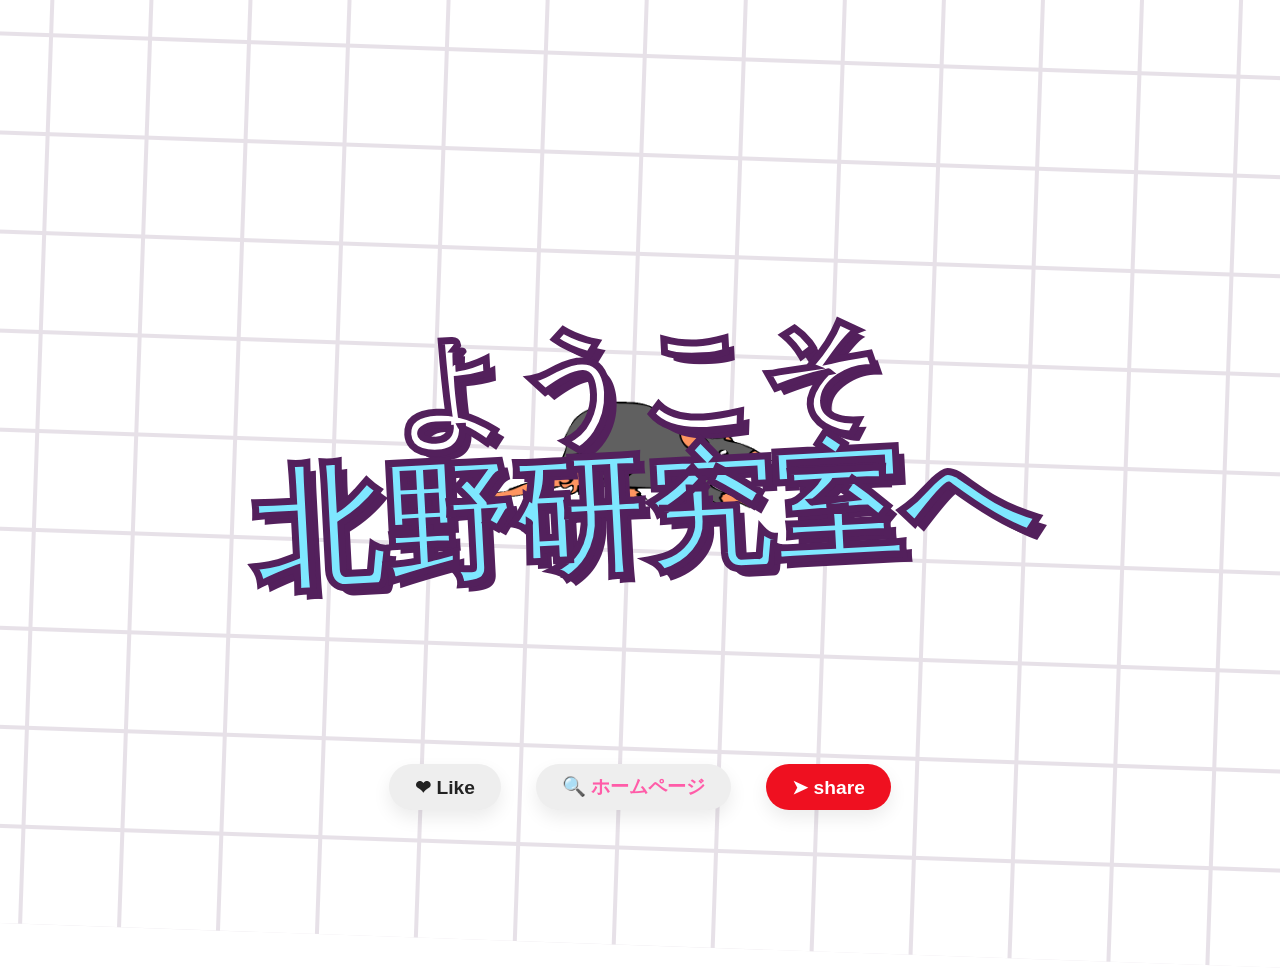
<file: index.html>
<!DOCTYPE html>
<html lang="ja">
<head>
  <meta charset="UTF-8" />
  <meta name="viewport" content="width=device-width, initial-scale=1.0" />
  <title>北野研究室</title>
  <link rel="stylesheet" href="style.css" />
</head>
<body>
  <main class="intro">
    <div class="grid-bg"></div>

    <img src="assets/mouse.gif" class="mouse" alt="歩くマウス" />

    <h1 class="title">
      <span>ようこそ</span>
      <strong>北野研究室へ</strong>
    </h1>

    <div class="buttons">
      <button>❤ Like</button>
      <a href="home.html">🔍 ホームページ</a>
      <button class="share">➤ share</button>
    </div>
  </main>

  <script src="script.js"></script>
</body>
</html>
</file>
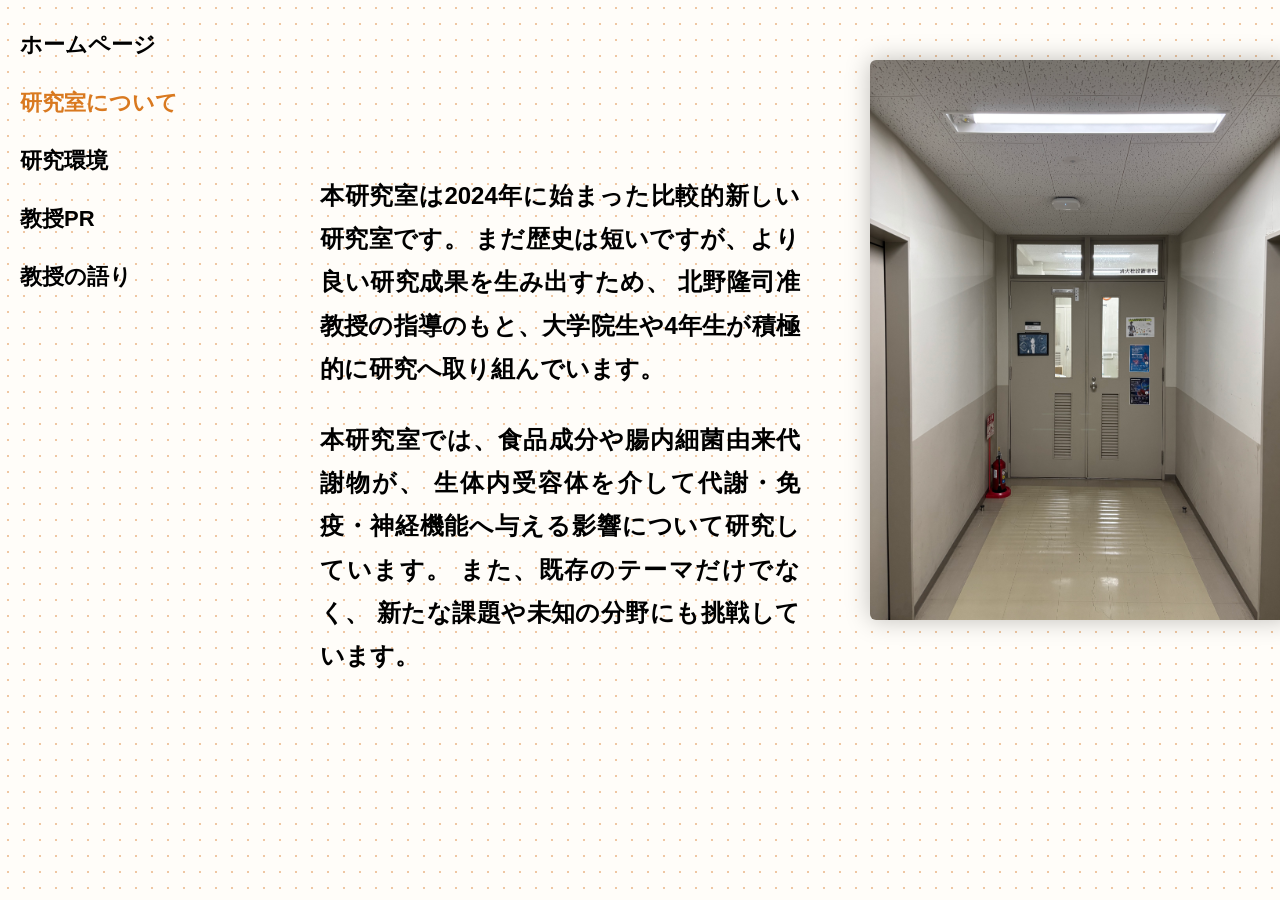
<file: AboutLab.html>
<!DOCTYPE html>
<html lang="ja">

<head>
  <meta charset="UTF-8">
  <meta name="viewport" content="width=device-width, initial-scale=1.0">

  <title>研究室について</title>

  <link rel="stylesheet" href="AboutLab.css">
</head>

<body>

  <!-- 左菜单 -->
  <aside class="left-menu">

    <a href="home.html">ホームページ</a>

    <a class="active" href="AboutLab.html">
      研究室について
    </a>

    <a href="#">
      研究環境
    </a>

    <a href="#">
      教授PR
    </a>

    <a href="ProfessorSaying.html">
      教授の語り
    </a>

  </aside>



  <!-- 主内容 -->
  <main class="content">

    <div class="text-box">

    <p>
    本研究室は2024年に始まった比較的新しい研究室です。
    まだ歴史は短いですが、より良い研究成果を生み出すため、
    北野隆司准教授の指導のもと、大学院生や4年生が積極的に研究へ取り組んでいます。
    </p>

    <p>
    本研究室では、食品成分や腸内細菌由来代謝物が、
    生体内受容体を介して代謝・免疫・神経機能へ与える影響について研究しています。
    また、既存のテーマだけでなく、
    新たな課題や未知の分野にも挑戦しています。
    </p>

    </div>

    <img src="assets/LabDoor.jpeg" alt="研究室入口">

  </main>

</body>
</html>
</file>
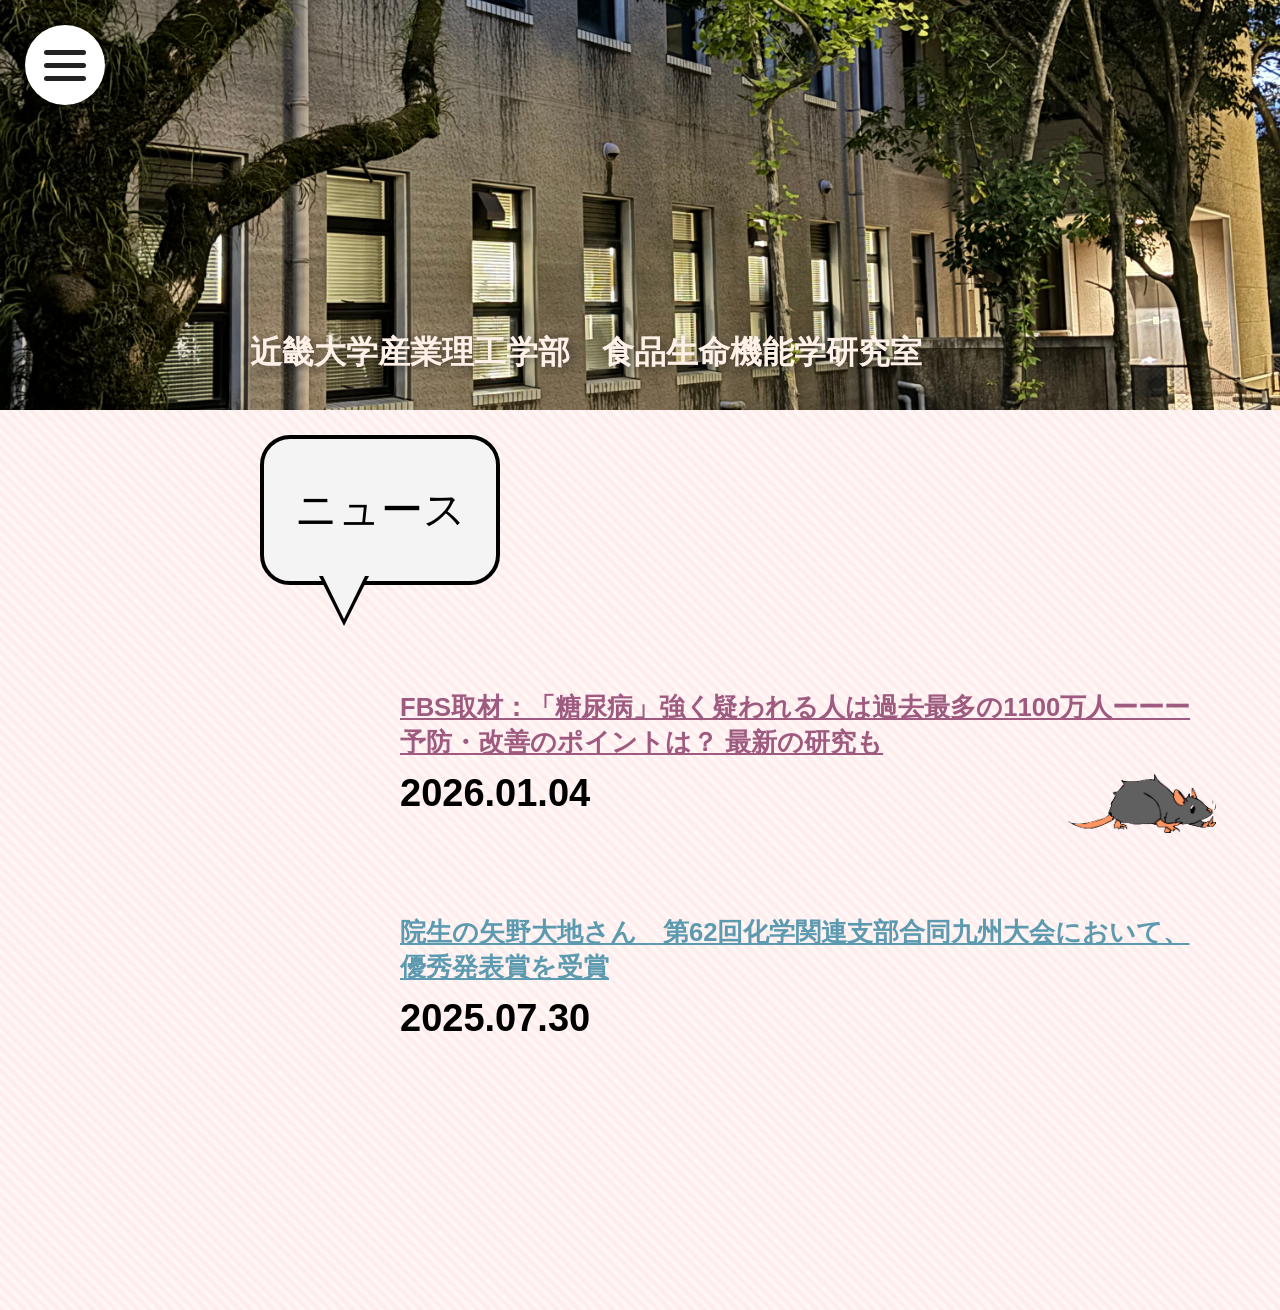
<file: home.html>
<!DOCTYPE html>
<html lang="ja">
<head>
  <meta charset="UTF-8">
  <meta name="viewport" content="width=device-width, initial-scale=1.0">
  <title>北野研究室</title>
  <link rel="stylesheet" href="home.css">
</head>
<body>

  <!-- 左メニュー -->
 <aside class="sidebar hidden" id="sidebar">

  

    <nav>
      <ul>
        <li><a href="AboutLab.html">研究室紹介</a></li>
        <li><a href="#">研究内容</a></li>
        <li><a href="#">学生活動</a></li>
        <li><a href="#">応募情報</a></li>
      </ul>
    </nav>

  </aside>


  <!-- メニュー開くボタン -->
  <div class="menu-btn" id="menuBtn">
  <span></span>
  <span></span>
  <span></span>
</div>


  <!-- メイン -->
  <main>

    <!-- 上部画像 -->
    <section class="hero">

      <img src="assets/Lab outside.jpeg" alt="研究室外観">

      <div class="hero-title">
        近畿大学産業理工学部　食品生命機能学研究室
      </div>

    </section>


    <!-- ニュース -->
    <section class="news-section">

      <div class="speech-box">
        ニュース
      </div>


      <div class="news-list">

        <div class="news-item">
          <a href="https://news.ntv.co.jp/n/fbs/category/life/fs577c9bc696374fec87074387fd2b4690?p=2" target="_blank">
            FBS取材：「糖尿病」強く疑われる人は過去最多の1100万人ーーー予防・改善のポイントは？ 最新の研究も
          </a>

          <div class="date">
            2026.01.04
          </div>
        </div>


        <div class="news-item">
          <a href="https://www.kindai.ac.jp/hose/news/topics/2025/07/046969.html" target="_blank">
            院生の矢野大地さん　第62回化学関連支部合同九州大会において、優秀発表賞を受賞
          </a>

          <div class="date">
            2025.07.30
          </div>
        </div>

      </div>

    </section>


    <!-- GIFマウス -->
    <img src="assets/mouse.gif" class="mouse" alt="mouse">

  </main>


  <script src="home.js"></script>

</body>
</html>
</file>
<file: style.css>
* {
  box-sizing: border-box;
}

body {
  margin: 0;
  overflow: hidden;
  font-family: "Hiragino Maru Gothic ProN", "Yu Gothic", sans-serif;
  background: #ffffff;
}

.intro {
  position: relative;
  width: 100vw;
  height: 100vh;
  background: white;
  display: flex;
  justify-content: center;
  align-items: center;
}

.grid-bg {
  position: absolute;
  inset: 0;
  background-image:
    linear-gradient(#ddd5df 4px, transparent 4px),
    linear-gradient(90deg, #ddd5df 4px, transparent 4px);
  background-size: 90px 90px;
  opacity: 0.7;
  transform: rotate(2deg) scale(1.1);
}

.mouse {
  position: absolute;
  width: clamp(180px, 28vw, 420px);
  z-index: 2;
  animation: mouseWalk 8s linear infinite;
}

.title {
  position: relative;
  z-index: 3;
  text-align: center;
  transform: rotate(-3deg);
  line-height: 1.05;
}

.title span {
  display: block;
  font-size: clamp(48px, 10vw, 120px);
  white-space: nowrap;
  color: white;
  -webkit-text-stroke: 7px #53205c;
  text-shadow: 8px 8px 0 #53205c;
}

.title strong {
  display: block;
  font-size: clamp(52px, 11vw, 130px);
  white-space: nowrap;
  color: #7ee7ff;
  -webkit-text-stroke: 7px #53205c;
  text-shadow: 8px 8px 0 #53205c;
}

.buttons {
  position: absolute;
  bottom: 10%;
  z-index: 4;
  display: flex;
  gap: 35px;
}

.buttons button,
.buttons a {
  border: none;
  text-decoration: none;
  background: #eeeeee;
  color: #222;
  padding: 10px 26px;
  border-radius: 999px;
  font-size: clamp(14px, 1.5vw, 22px);
  font-weight: bold;
  box-shadow: 0 8px 18px rgba(0,0,0,0.08);
}

.buttons a {
  color: #ff5ca8;
}

.buttons .share {
  background: #ef1020;
  color: white;
}

@keyframes mouseWalk {
  0% {
    transform: translateX(-120vw);
  }
  100% {
    transform: translateX(120vw);
  }
}

@media (max-width: 768px) {

    .intro-title {
        font-size: 52px;
        line-height: 1.1;
        text-align: center;
    }

    .mouse {
        width: 110px;
        top: 42%;
        left: 50%;
        transform: translateX(-50%);
    }

    .buttons {
        flex-direction: column;
        align-items: center;
        gap: 18px;
        bottom: 70px;
    }

    .buttons button,
    .buttons a {
        font-size: 18px;
        padding: 12px 28px;
    }

}
</file>
<file: AboutLab.css>
body{
    margin:0;
    font-family:"Yu Gothic", sans-serif;

    background:
    radial-gradient(#efc7a3 1.2px, transparent 1.2px);

    background-size:16px 16px;
    background-color:#fffdf9;
}


/* 整体布局 */
body{
    display:flex;
}


/* 左菜单 */
.left-menu{
    width:220px;
    padding:30px 20px;

    display:flex;
    flex-direction:column;
    gap:28px;

    position:fixed;
    top:0;
    left:0;
}


.left-menu a{
    text-decoration:none;
    color:black;

    font-size:22px;
    font-weight:bold;

    transition:0.2s;
}


.left-menu a:hover{
    color:#d9791f;
}


.left-menu a.active{
    color:#d9791f;
}



/* 主内容区域 */
.content{
    margin-left:260px;

    width:calc(100% - 260px);

    display:flex;
    justify-content:center;
    align-items:flex-start;

    gap:70px;

    padding:40px 60px;
}


/* 文字区域 */
.text-box{
    width:480px;

    font-size:24px;
    font-weight:bold;

    line-height:1.55;

    color:black;

    margin-top:110px;
}

/* 段落設定 */
.text-box p {

    margin-bottom: 28px;

    line-height: 1.8;

    text-align: justify;

}

/* 图片 */
.content img{
    width:420px;

    border-radius:6px;

    box-shadow:
    0 0 25px rgba(0,0,0,0.25);

    margin-top:20px;
}



/* 响应式 */
@media (max-width:1200px){

    .content{
        flex-direction:column;
        align-items:center;

        margin-left:0;

        width:100%;

        padding-top:140px;
    }

    .left-menu{
        width:100%;
        height:auto;

        flex-direction:row;
        justify-content:center;

        background:white;

        z-index:1000;
    }

    .text-box{
        width:90%;
    }

    .content img{
        width:80%;
    }
}
</file>
<file: home.css>
* {
  margin: 0;
  padding: 0;
  box-sizing: border-box;
}

body {
  font-family: "Yu Gothic", sans-serif;
  background: #fff7f7;
  overflow-x: hidden;
}


/* 上部画像 */
.hero {
  position: relative;
  width: 100%;
  height: clamp(260px, 32vw, 420px);
  overflow: hidden;
}

.hero img {
  width: 100%;
  height: 100%;
  object-fit: cover;
}

.hero-title {
  position: absolute;
  bottom: 35px;
  left: 250px;

  color: #fff1e8;
  font-size: clamp(20px, 2.5vw, 40px);
  white-space: nowrap;
  font-weight: bold;

  text-shadow: 3px 3px 10px rgba(0,0,0,0.4);
}


/* 左メニュー */
.sidebar {
  position: fixed;
  top: 0;
  left: 0;

  width: 260px;
  height: 100vh;

  background: transparent;
  border-right: none;

  z-index: 1500;

  padding-top: 130px;

  transition: 0.35s;
}

.sidebar.hidden {
  transform: translateX(-100%);
}

.close-btn {
  position: absolute;
  top: 20px;
  right: 20px;

  font-size: 70px;
  cursor: pointer;
}

.sidebar ul {
  list-style: none;
  margin-top: 100px;
}

.sidebar li {
  margin: 45px 25px;
}

.sidebar a {
  text-decoration: none;
  color: white;
  font-size: 32px;
  font-weight: bold;

  text-shadow: 0 0 10px rgba(0,0,0,0.55);
}


/* メニューボタン */
.menu-btn {
  position: fixed;
  top: 25px;
  left: 25px;

  width: 80px;
  height: 80px;

  background: white;
  border-radius: 50%;

  display: flex;
  flex-direction: column;
  justify-content: center;
  align-items: center;
  gap: 8px;

  cursor: pointer;
  z-index: 2000;

  box-shadow: 0 0 15px rgba(0,0,0,0.2);
}

.menu-btn span {
  width: 42px;
  height: 5px;
  background: #222;
  border-radius: 10px;
  transition: 0.35s;
}

.menu-btn.active span:nth-child(1) {
  transform: translateY(13px) rotate(45deg);
}

.menu-btn.active span:nth-child(2) {
  opacity: 0;
}

.menu-btn.active span:nth-child(3) {
  transform: translateY(-13px) rotate(-45deg);
}

/* ニュース背景 */
.news-section {
  position: relative;

  padding: 120px 80px;

  background:
    repeating-linear-gradient(
      45deg,
      #ffecec,
      #ffecec 4px,
      #fff6f6 4px,
      #fff6f6 8px
    );

  min-height: 900px;
}


/* 吹き出し */
.speech-box {
  position: absolute;
  top: 25px;
  left: 260px;

  background: #f4f4f4;
  border: 4px solid black;

  border-radius: 30px;

  width: 240px;
  height: 150px;

  display: flex;
  justify-content: center;
  align-items: center;

  font-size: 42px;
}

.speech-box::after {
  content: "";

  position: absolute;
  left: 55px;
  bottom: -45px;

  width: 0;
  height: 0;

  border-left: 25px solid transparent;
  border-right: 25px solid transparent;
  border-top: 50px solid black;
}

.speech-box::before {
  content: "";

  position: absolute;
  left: 58px;
  bottom: -38px;

  width: 0;
  height: 0;

  border-left: 22px solid transparent;
  border-right: 22px solid transparent;
  border-top: 45px solid #f4f4f4;

  z-index: 2;
}


/* ニュース */
.news-list {
  margin-left: 320px;
  margin-top: 160px;
}

.news-item {
  margin-bottom: 100px;
}

.news-item a {
  font-size: clamp(20px, 2vw, 34px);
  font-weight: bold;

  color: #9f5b7f;

  text-decoration: underline;
}

.news-item:nth-child(2) a {
  color: #5c9ab0;
}

.date {
  margin-top: 12px;

  font-size: 38px;
  font-weight: bold;
}


/* GIFマウス */
.mouse {
  position: fixed;
  right: 40px;
  bottom: 40px;

  width: 180px;

  z-index: 500;
}


/* スマホ対応 */
@media (max-width: 768px) {

  .hero-title {
    font-size: 30px;
    left: 20px;
  }

  .sidebar {
    width: 190px;
  }

  .sidebar a {
    font-size: 24px;
  }

  .speech-box {
    left: 30px;
    width: 180px;
    height: 110px;
    font-size: 32px;
  }

  .news-list {
    margin-left: 0;
    margin-top: 180px;
  }

  .news-item a {
    font-size: 22px;
  }

  .date {
    font-size: 24px;
  }

}
</file>
